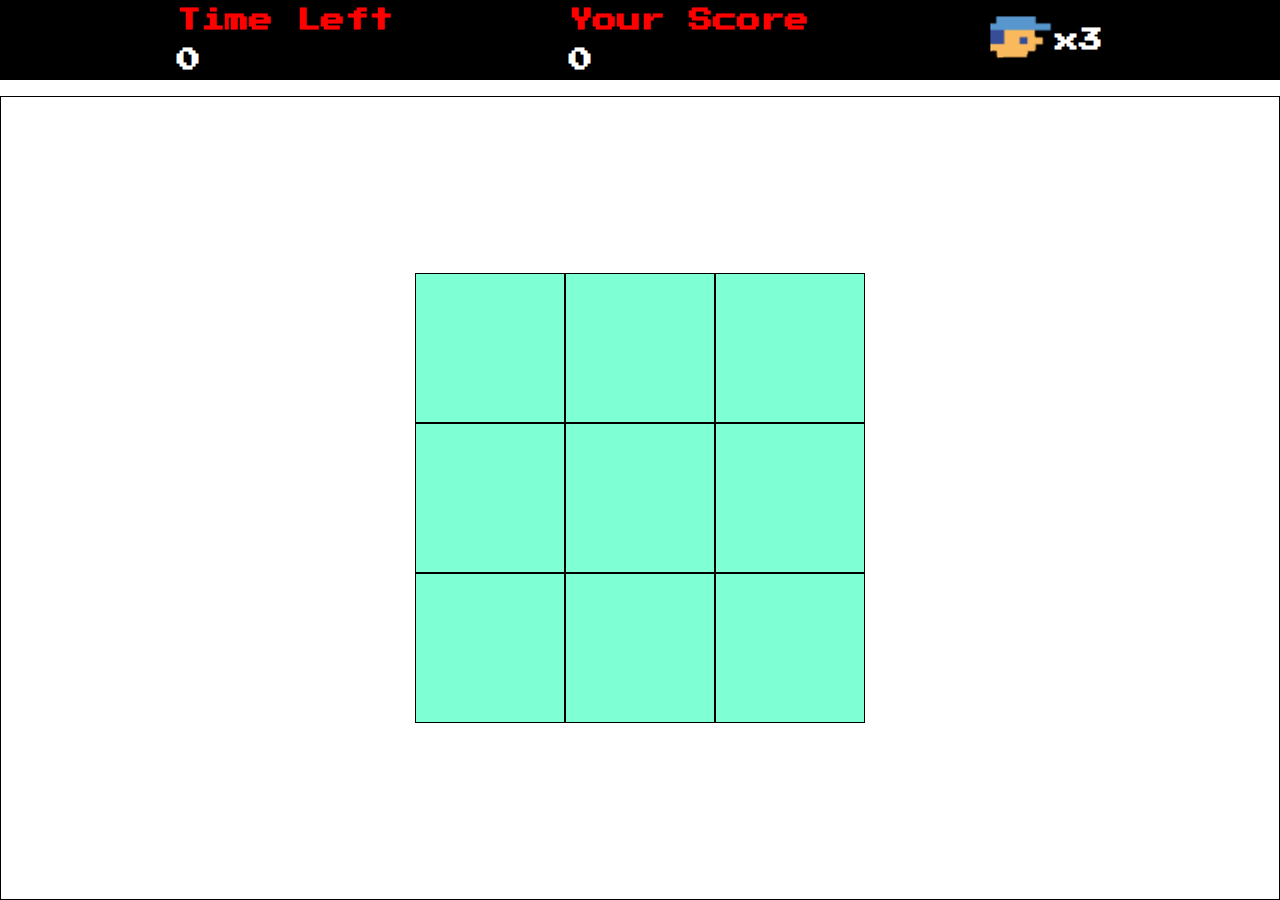
<file: Detona-Ralph/index.html>
<!DOCTYPE html>
<html lang="en">
<head>
    <meta charset="UTF-8">
    <meta name="viewport" content="width=device-width, initial-scale=1.0">
    <link rel="preconnect" href="https://fonts.googleapis.com">
    <link rel="preconnect" href="https://fonts.gstatic.com" crossorigin>
    <link href="https://fonts.googleapis.com/css2?family=Press+Start+2P&display=swap" rel="stylesheet">
    <link rel="stylesheet" href="styles/reset.css">
    <link rel="stylesheet" href="styles/main.css">
    <script src="scripts/engine.js" defer></script>
    <title>Detona Ralph </title>
</head>
<body>
    <div class="container">
        <div class="menu">
            <div class="menu-time">
                <h2>Time Left</h2>
                <h2 id="time-left">0</h2>
            </div>
            <div class="menu-score">
                <h2>Your Score</h2>
                <h2 id="score">0</h2>
            </div>
            <div class="menu-lives">
                <img src="images/player.png" alt="foto do jogador" height="60px" />                <h2>x3</h2>
            </div>
        </div>

        <div class="panel">
            <div class="panel-row">
                <div class="square" id="0"></div>
                <div class="square" id="2"></div>
                <div class="square" id="3"></div>
            </div>

            <div class="panel-row">
                <div class="square" id="4"></div>
                <div class="square" id="5"></div>
                <div class="square" id="6"></div>
            </div>

            <div class="panel-row">
                <div class="square" id="7"></div>
                <div class="square" id="8"></div>
                <div class="square" id="9"></div>
            </div>
        </div>
    </div>
</body>
</html>
</file>
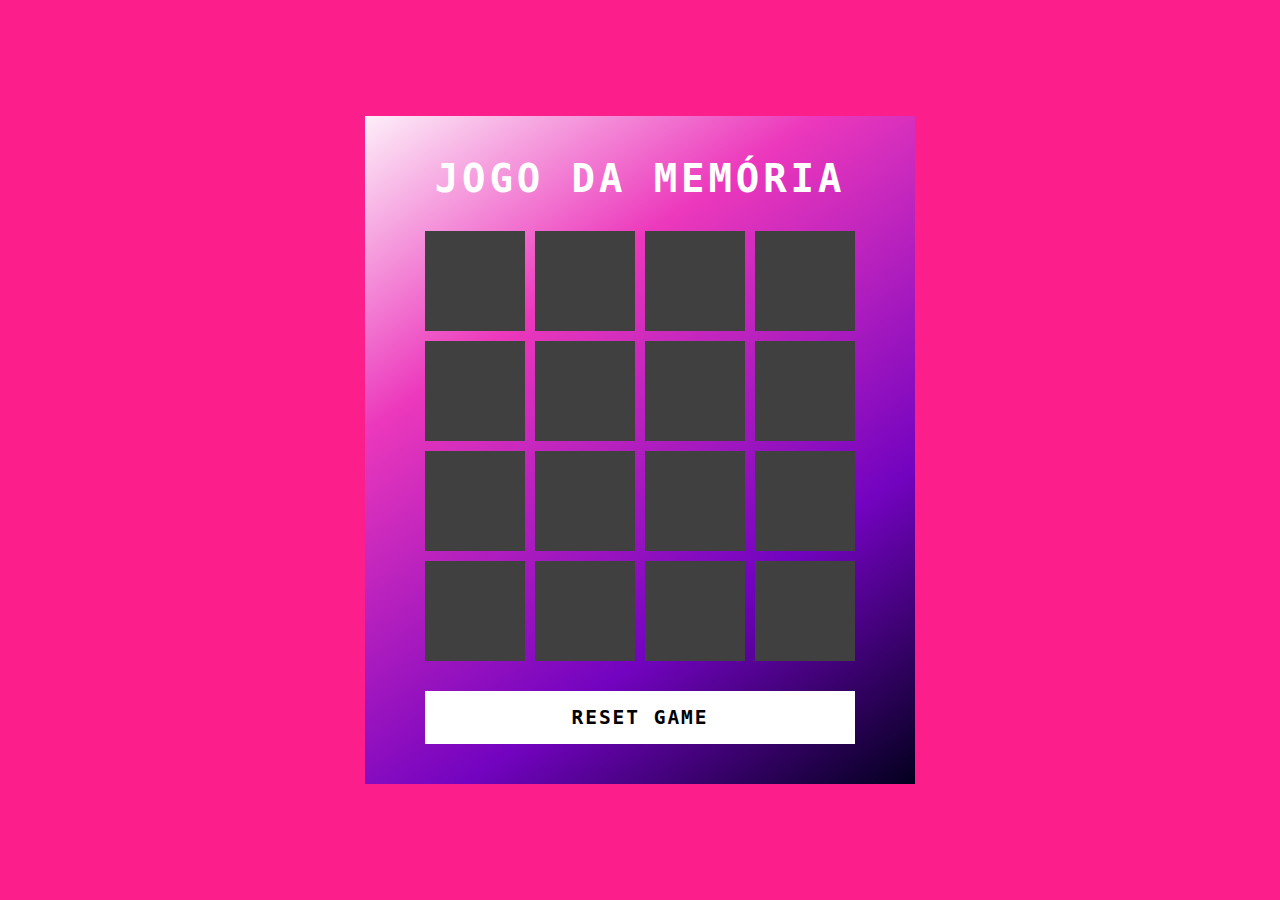
<file: jogo-da-memoria/index.html>
<!DOCTYPE html>
<html lang="pt-br">

<head>
  <meta charset="UTF-8">
  <meta name="viewport" content="width=device-width, initial-scale=1.0">
  <title>Jogo Da Memória</title>
  <link rel="stylesheet" href="styles/reset.css">
  <link rel="stylesheet" href="styles/main.css">
</head>

<body>
  <div class="container">
    <h2>JOGO DA MEMÓRIA</h2>
    <div class="game"></div>
    <button class="reset" onclick="window.location.reload()">RESET GAME</button>
  </div>

  <script src="scripts/engine.js" defer></script>
</body>

</html>
</file>
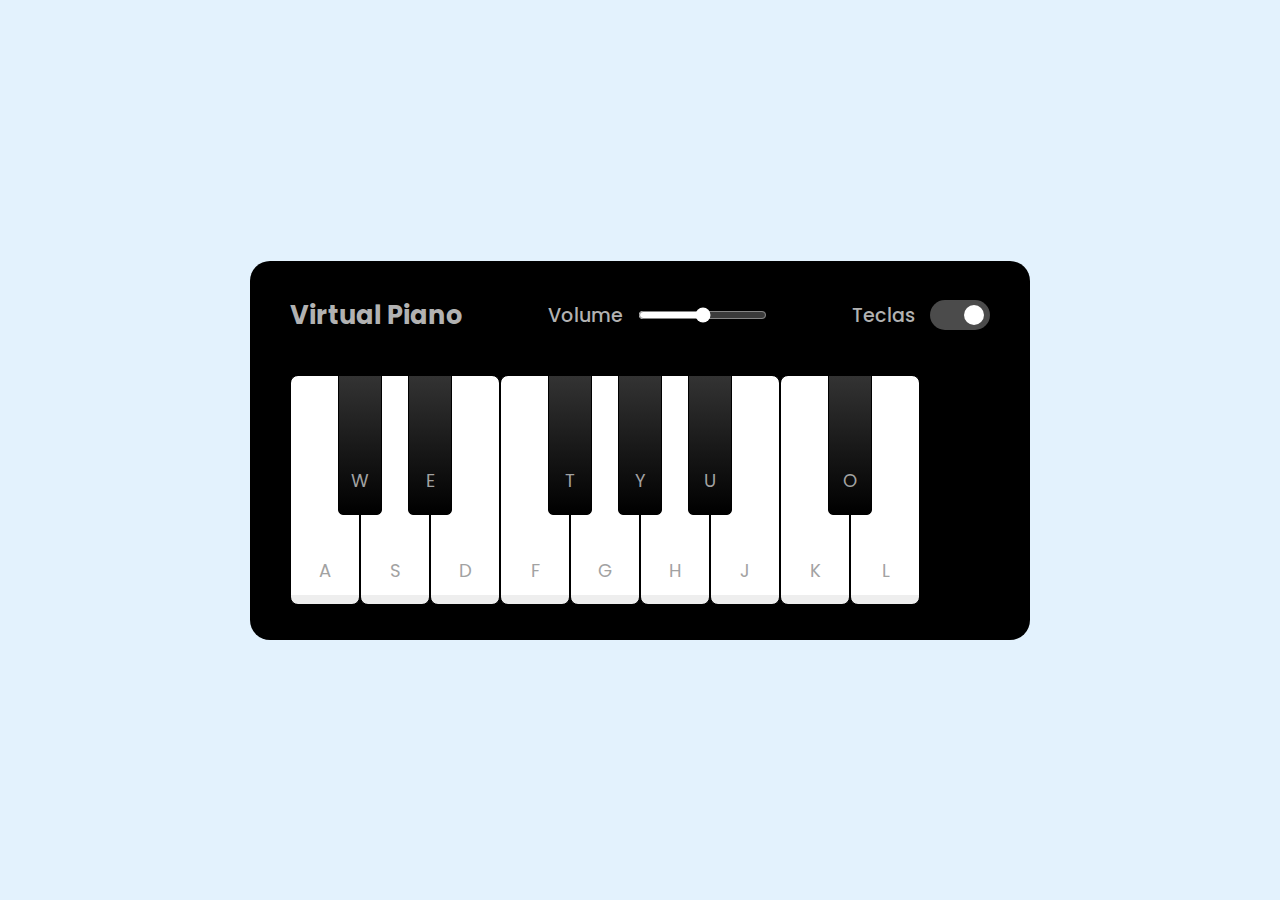
<file: Piano-Simulador/index.html>
<!DOCTYPE html>
<html lang="pt-br">

<head>
  <meta charset="UTF-8">
  <meta name="viewport" content="width=device-width, initial-scale=1.0">
  <title>Piano Simulator</title>

  <!-- styles -->
  <link rel="stylesheet" href="styles/reset.css">
  <link rel="stylesheet" href="styles/main.css">

  <!-- fonts -->
  <link rel="preconnect" href="https://fonts.googleapis.com">
  <link rel="preconnect" href="https://fonts.gstatic.com" crossorigin>
  <link
    href="https://fonts.googleapis.com/css2?family=Poppins:ital,wght@0,100;0,200;0,400;0,700;1,100;1,200;1,300;1,400&display=swap"
    rel="stylesheet">
</head>

<body>
  <div class="container">
    <header>
      <h2>Virtual Piano</h2>
      <div class="column volume-slider">
        <span>Volume</span> <input type="range" min="0" max="1" value="0.5" step="any">
      </div>
      <div class="column keys-check">
        <span>Teclas</span> <input type="checkbox" checked>
      </div>
    </header>
    <ul class="piano-keys">
      <li class="key white" data-key="a"><span>a</span></li>
      <li class="key black" data-key="w"><span>w</span></li>
      <li class="key white" data-key="s"><span>s</span></li>
      <li class="key black" data-key="e"><span>e</span></li>
      <li class="key white" data-key="d"><span>d</span></li>
      <li class="key black" data-key="r"><span>r</span></li>
      <li class="key white" data-key="f"><span>f</span></li>
      <li class="key black" data-key="t"><span>t</span></li>
      <li class="key white" data-key="g"><span>g</span></li>
      <li class="key black" data-key="y"><span>y</span></li>
      <li class="key white" data-key="h"><span>h</span></li>
      <li class="key black" data-key="u"><span>u</span></li>
      <li class="key white" data-key="j"><span>j</span></li>
      <li class="key black" data-key="i"><span>i</span></li>
      <li class="key white" data-key="k"><span>k</span></li>
      <li class="key black" data-key="o"><span>o</span></li>
      <li class="key white" data-key="l"><span>l</span></li>
    </ul>
  </div>

  <script src="scripts/engine.js" defer></script>
</body>

</html>
</file>
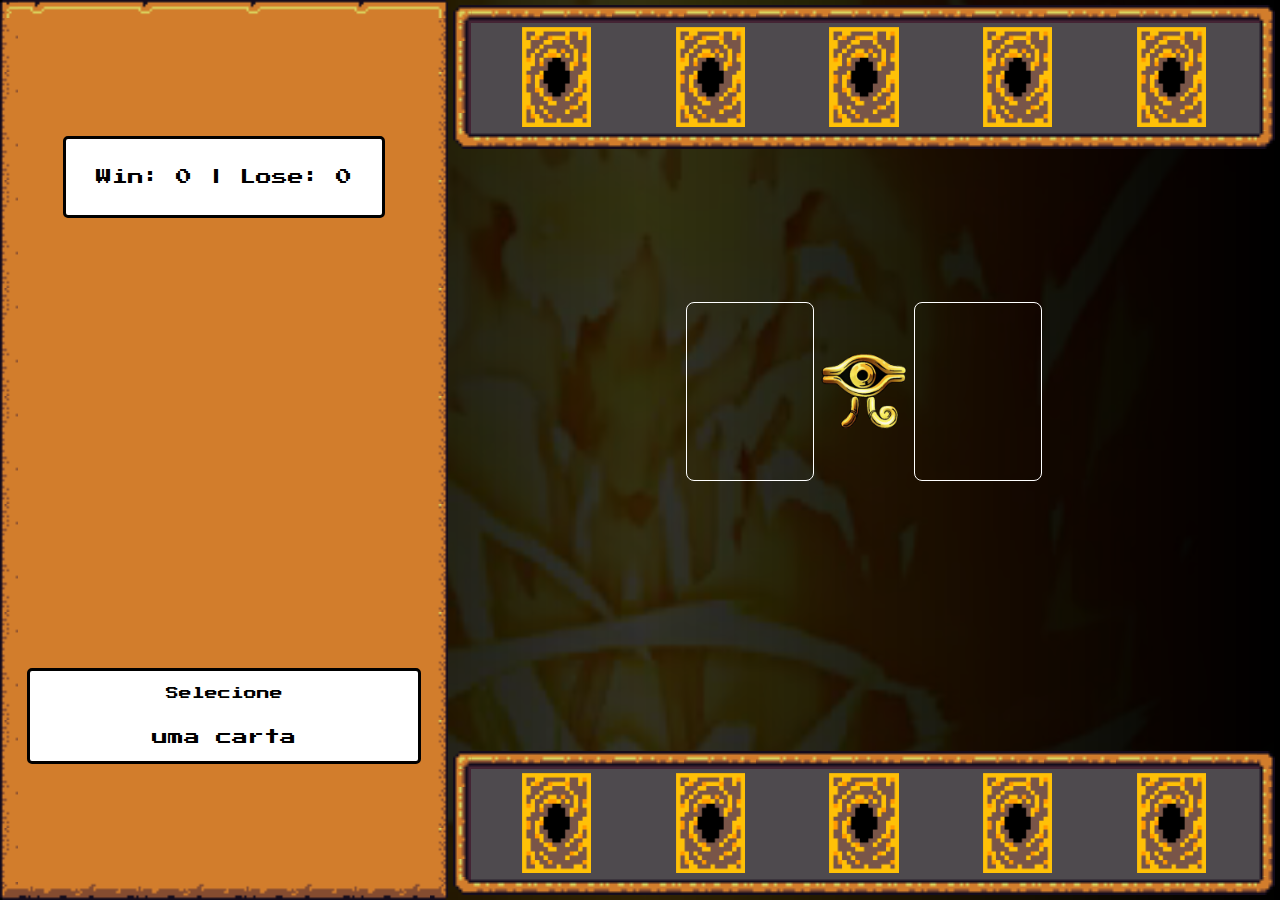
<file: Yugioh/index.html>
<!DOCTYPE html>
<html lang='pt-br'>
  <head>
    <meta charset='UTF-8' />
    <meta http-equiv='X-UA-Compatible' content='IE=edge' />
    <meta name='viewport' content='width=device-width, initial-scale=1.0' />
    <!-- FAVICON -->
    <link rel='shortcut icon' href='./src/assets/icons/card-back.png' type='image/png' />
    <!-- CSS -->
    <link rel='stylesheet' href='./src/css/reset.css' />
    <link rel='stylesheet' href='./src/css/buttons.css' /> <!-- Framework -->
    <link rel='stylesheet' href='./src/css/containers_and_frames.css' /> <!-- Framework -->
    <link rel='stylesheet' href='./src/css/style.css' />
    <!-- JAVASCRIPT -->
    <script defer src='./src/js/engine.js'></script>
    <title>Yu-Gi-Oh! | Bruno Dórea</title>
    <!-- GOOGLE FONTS -->
    <link rel="preconnect" href="https://fonts.googleapis.com">
    <link rel="preconnect" href="https://fonts.gstatic.com" crossorigin>
    <link href="https://fonts.googleapis.com/css2?family=Press+Start+2P&display=swap" rel="stylesheet">
    <!-- GOOGLE TAG (gtag.js) -->
    <script async src='https://www.googletagmanager.com/gtag/js?id=G-TJQ2XJZPTD' ></script>
    <script>
      window.dataLayer = window.dataLayer || [];
      function gtag() {
        dataLayer.push(arguments);
      }
      gtag('js', new Date());
      gtag('config', 'G-TJQ2XJZPTD');
    </script>
  </head>
  <body>
    <audio id="bgm" loop>
      <source src="./src/assets/audios/egyptian_duel.mp3" type="audio/mp3"/>
    </audio>

    <div class="bg-video">
      <video class="video" autoplay loop muted>
        <source src="./src/assets/video/yugi.mp4" type="video/mp4">
      </video>
    </div>

    <div class="container">
      <div class="container__left framed-golden-2">

        <div class="score_box frame">
          <span id="score_points">Win: 0 | Lose: 0</span>
        </div>
        <div class="menu_avatar">
          <img id="card-image" />
        </div>
        <div class="card_details frame">
          <p id="card-name">Selecione</p>
          <p id="card-type">uma carta</p>
        </div>

      </div>

      <div class="container__right">
        <div class="card-box__container">

          <div class="card-box framed" id="computer-cards"></div>

          <div class="card-versus__container">
            <div class="versus-top">
              <div class="card-infield">
                <img id="player-field-card" height="180px" width="125px"/>
              </div>
              <img src="./src/assets/icons/millenium2.png" height="100px"/>
              <div class="card-infield">
                <img id="computer-field-card" height="180px" width="125px"/>
              </div>
            </div>

            <div class="versus-bottom">
              <button id="next-duel" class="rpgui-button" onclick="resetDuel()">GANHOU</button>
            </div>
          </div>

          <div class="card-box framed" id="player-cards"></div>

        </div>
      </div>
    </div>

  </body>
</html>
</file>
<file: Detona-Ralph/styles/main.css>
.menu-time h2:first-child, .menu-score h2:first-child{
    color: red;
    
}
.container{
    padding: 0;
    display: flex;
    flex-direction: column;
    height: 100vh;
}
.menu{
    display: flex;
    justify-content: space-evenly;
    align-items: center;
    height: 90px;
    width: 100%;
    background-color: #000;
    color: #fff;
}
.panel{
    border:#000 1px solid;
    margin-top: 1rem;
    display: flex;
    align-items: center;
    justify-content: center;
    height: 100vh;
}
.square{
    height: 150px;
    width: 150px;
    border: 1px solid #000;
    background-color: aquamarine ;
}
.enemy{
    background-image: url("../images/ralph.png");
    background-size: cover;
}
.menu-lives {
  display: flex;
  align-items: center;
  justify-content: center;
}

.menu-time h2:nth-child(2),
.menu-score h2:nth-child(2) {
  margin-top: 1rem;
}
@media screen and (max-width: 400px) {
    .panel{
        zoom: .7;
    }
}
</file>
<file: jogo-da-memoria/styles/main.css>
body {
  display: flex;
  justify-content: center;
  align-items: center;
  min-height: 100vh;
  background: #fc1e8a;
  user-select: none;
}

.container {
  position: relative;
  display: flex;
  flex-direction: column;
  justify-content: center;
  align-items: center;
  gap: 30px;
  background: linear-gradient(
    325deg,
    #03001e 0%,
    #7303c0 30%,
    #ec38bc 70%,
    #fdeff9 100%
  );
  padding: 40px 60px;
}

h2 {
  font-size: 3em;
  color: #fff;
  text-transform: uppercase;
  letter-spacing: 0.1em;
}

.reset {
  padding: 15px 20px;
  width: 100%;
  color: #000;
  background-color: #fff;
  border: none;
  font-size: 1.5em;
  letter-spacing: 0.1em;
  text-transform: uppercase;
  cursor: pointer;
  font-weight: 600;
}

.reset:focus {
  color: #ec38bc;
  background-color: #262809;
}

.game {
  width: 430px;
  height: 430px;
  display: flex;
  flex-wrap: wrap;
  gap: 10px;
  transform-style: preserve-3d;
  perspective: 500px;
}

.item {
  position: relative;
  width: 100px;
  height: 100px;
  display: flex;
  align-items: center;
  justify-content: center;
  background-color: #fff;

  font-size: 3em;
  transform: rotateY(180deg);
  transition: 0.25s;
}

.item::after {
  content: "";
  position: absolute;
  inset: 0;
  background: #404040;
  /* opacity: 0.85; */
  transition: 0.25s;
  transform: rotateY(0deg);
  backface-visibility: hidden;
}

.item.boxOpen {
  transform: rotateY(0deg);
}

.boxOpen::after,
.boxMatch::after {
  transform: rotateY(180deg);
}
</file>
<file: Piano-Simulador/styles/main.css>
body {
  display: flex;
  align-items: center;
  justify-content: center;
  min-height: 100vh;
  background-color: #e3f2fd;
  color: #fff;
}

.container {
  width: 780px;
  border-radius: 20px;
  padding: 35px 40px;
  background-color: black;
}

.container header {
  color: #b2b2b2;
  display: flex;
  align-items: center;
  justify-content: space-between;
}

header h2 {
  font-size: 1.6rem;
}

header .column {
  display: flex;
  align-items: center;
}

header .column span {
  font-weight: 500;
  margin-right: 15px;
  font-size: 1.19rem;
}

.volume-slider input {
  accent-color: #fff;
}

.keys-check input {
  width: 60px;
  height: 30px;
  appearance: none;
  border-radius: 30px;
  background-color: #4b4b4b;
  cursor: pointer;
  position: relative;
}

.keys-check input::before {
  content: "";
  height: 20px;
  width: 20px;
  background-color: #8c8c8c;
  top: 50%;
  left: 0.3rem;
  border-radius: inherit;
  position: absolute;
  transform: translateY(-50%);
  transition: all 0.3s ease;
}

.keys-check input:checked::before {
  left: 2.1rem;
  background-color: #fff;
}

.piano-keys {
  display: flex;
  margin-top: 40px;
}
.piano-keys .key {
  cursor: pointer;
  user-select: none;
  list-style: none;
  color: #a2a2a2;
  position: relative;
  text-transform: uppercase;
}

.piano-keys .white {
  width: 70px;
  height: 230px;
  border: 1px solid black;
  border-radius: 8px;
  background: linear-gradient(#fff 96%, #eee 4%);
}

.piano-keys .black {
  width: 44px;
  height: 140px;
  z-index: 2;
  margin: 0 -22px 0 -22px;
  border: 1px solid black;
  border-radius: 0 0 5px 5px;
  background: linear-gradient(#333, #000);
}

.piano-keys span {
  position: absolute;
  bottom: 20px;
  width: 100%;
  text-align: center;
  font-size: 1.13rem;
}

.piano-keys .white.active {
  box-shadow: inset -5px 5px 20px rgba(0, 0, 0, 0.2);
  background: linear-gradient(to bottom #fff 0%, #eee 100%);
}

.piano-keys .black.active {
  box-shadow: inset -5px 5px 10px rgba(255, 255, 255, 0.1);
  background: linear-gradient(to bottom #000, #434343);
}

.piano-keys .key.hide span {
  display: none;
}
.black[data-key="r"], .black[data-key="i"]{
  display: none;
}
@media screen and (max-width: 800px) {
  .container{
    rotate: 90deg;
  }
}
@media screen and (max-width: 420px) {
  .container{
    zoom: .9;
  }
}
@media screen and (max-width: 380px) {
  .container{
    zoom: .7;
  }
}
</file>
<file: Yugioh/src/css/buttons.css>
/**
* Styling for buttons
*/

/* button style */
.rpgui-button {
  /* hide button default stuff */
  background-color: Transparent;
  background-repeat: no-repeat;
  border: none;
  overflow: hidden;
  outline: none;

  /* background */
  background: url("../assets/rpg/button.png") no-repeat no-repeat;
  background-clip: padding-box;
  background-origin: padding-box;
  background-position: center;
  background-size: 100% 100%;

  /* font size */
  font-size: 1em;

  /* default size and display */
  max-width: 100%;
  min-width: 140px;
  height: 60px;
  display: inline-block;

  /* padding */
  padding-left: 35px;
  padding-right: 35px;
}

/* button hover */
.rpgui-button.hover,
.rpgui-button:hover {
  background-image: url("../assets/rpg/button-hover.png");
}

/* button clicked */
.rpgui-button.down,
.rpgui-button:active {
  background-image: url("../assets/rpg/button-down.png");
}

/* golden button stuff */
.rpgui-button.golden p {
  display: inline-block;
}

/* golden button style */
.rpgui-button.golden {
  /* hide button default stuff */
  background-color: Transparent;
  background-repeat: no-repeat;
  border: none;
  overflow: hidden;
  outline: none;

  /* background */
  background: url("../assets/rpg/button-golden.png") no-repeat no-repeat;
  background-clip: padding-box;
  background-origin: padding-box;
  background-position: center;
  background-size: 100% 80%;

  /* default size and display */
  max-width: 100%;
  min-width: 140px;
  height: 60px;
  display: inline-block;

  /* padding */
  padding-top: 5px;
  padding-left: 35px;
  padding-right: 35px;
  overflow: visible;
}

/* button hover */
.rpgui-button.golden.hover,
.rpgui-button.golden:hover {
  background-image: url("../assets/rpg/button-golden-hover.png");
}

/* button clicked */
.rpgui-button.golden.down,
.rpgui-button.golden:active {
  background-image: url("../assets/rpg/button-golden-down.png");
}

.rpgui-button.golden:before {
  white-space: nowrap;
  display: inline-block;
  content: "";
  width: 34px;
  display: block;
  height: 110%;
  background: transparent url("../assets/rpg/button-golden-left.png") no-repeat
    right center;
  background-size: 100% 100%;
  margin: 0 0 0 0;
  left: 0px;
  float: left;
  margin-left: -46px;
  margin-top: -5%;
}

.rpgui-button.golden:after {
  white-space: nowrap;
  display: block;
  content: "";
  width: 34px;
  height: 110%;
  background: transparent url("../assets/rpg/button-golden-right.png") no-repeat
    left center;
  background-size: 100% 100%;
  margin: 0 0 0 0;
  right: 0px;
  float: right;
  margin-right: -46px;
  margin-top: -5%;
}

/*
.rpgui-button.golden:hover:before {

  background-image: url('img/button-golden-left-hover.png');
}

.rpgui-button.golden:hover:after {

  background-image: url('img/button-golden-right-hover.png');
}
*/
</file>
<file: Yugioh/src/css/containers_and_frames.css>
/**
* customized divs (containers) and framed objects (background and frame image).
*/

/* game div without background image*/
.rpgui-container {
  /* position style and default z */
  position: fixed;
  z-index: 10;

  overflow: show;
}

/* game div with background image*/
.framed {
  /* border */
  border-style: solid;
  border-image-source: url("../assets/rpg/border-image.png");
  border-image-repeat: repeat;
  border-image-slice: 6 6 6 6;
  border-image-width: 18px;
  border-width: 15px;
  padding: 12px;

  /* internal border */
  box-sizing: border-box;
  -moz-box-sizing: border-box;
  -webkit-box-sizing: border-box;

  /* background */
  background: url("../assets/rpg/background-image.png") repeat repeat;
  background-clip: padding-box;
  background-origin: padding-box;
  background-position: center;
}

/* game div with golden background image*/
.framed-golden {
  /* border */
  border-style: solid;
  border-image-source: url("../assets/rpg/border-image-golden.png");
  border-image-repeat: repeat;
  border-image-slice: 4 4 4 4;
  border-image-width: 18px;
  border-width: 15px;
  padding: 12px;

  /* internal border */
  box-sizing: border-box;
  -moz-box-sizing: border-box;
  -webkit-box-sizing: border-box;

  /* background */
  background: url("../assets/rpg/background-image-golden.png") repeat repeat;
  background-clip: padding-box;
  background-origin: padding-box;
  background-position: center;
}

/* game div with golden2 background image*/
.framed-golden-2 {
  /* border */
  border-style: solid;
  border-image-source: url("../assets/rpg/border-image-golden2.png");
  border-image-repeat: repeat;
  border-image-slice: 8 8 8 8;
  border-image-width: 18px;
  border-width: 15px;
  padding: 12px;

  /* internal border */
  box-sizing: border-box;
  -moz-box-sizing: border-box;
  -webkit-box-sizing: border-box;

  /* background */
  background: url("../assets/rpg/background-image-golden2.png") repeat repeat;
  background-clip: padding-box;
  background-origin: padding-box;
  background-position: center;
}

/* game div with soft grey background image*/
.framed-grey {
  position: relative;

  /* border */
  border-style: solid;
  border-image-source: url("../assets/rpg/border-image-grey.png");
  border-image-repeat: repeat;
  border-image-slice: 3 3 3 3;
  border-image-width: 7px;
  border-width: 7px;
  padding: 12px;

  /* internal border */
  box-sizing: border-box;
  -moz-box-sizing: border-box;
  -webkit-box-sizing: border-box;

  /* background */
  background: url("../assets/rpg/background-image-grey.png") repeat repeat;
  background-clip: padding-box;
  background-origin: padding-box;
  background-position: center;
}
</file>
<file: Yugioh/src/css/style.css>
body {
    cursor: url('../assets/cursor/yugicursor.png'), default;
}

button,
a,
img:hover,
button:hover,
a:hover {
    cursor: url('../assets/cursor/yamiyugicursorGLOW.png'), auto;
}

/* BG VIDEO */
.bg-video {
    position: absolute;
    z-index: -2;
    width: 100vw;
    height: 100vh;
    overflow: hidden;
    display: flex;
    justify-content: center;
}

.bg-video .video {
    height: 100vh;
}

.bg-video::after {
    content: "";
    position: absolute;
    top: 0;
    left: 0;
    height: 100vh;
    width: 100vw;
    background: linear-gradient(
        90deg,
        rgba(0, 0, 0, 1) 0%,
        rgba(0, 0, 0, .8) 50%,
        rgba(0, 0, 0, 1) 100%
    );
}

/* CONTAINER */
.container {
    position: relative;
    z-index: 3;
    display: flex;
    height: 100vh;
}

/* CONTAINER LEFT */
.container__left {
    width: 35%;
    min-width: 300px;
    display: flex;
    flex-direction: column;
    align-items: center;
    justify-content: space-around;
}

.score_box {
    background-color: #fff;
    padding: 1.875rem;
}

.frame {
    border: 3px solid #000;
    border-radius: .3125rem;
}

.card_details {
    background-color: #fff;
    padding: 1rem;
    display: flex;
    flex-direction: column;
    align-items: center;
    justify-content: space-between;
    height: 6rem;
    width: 100%;
}

#card-name {
    font-size: 0.8rem;
}

#card-type {
    font-size: 1rem;
}

/* CONTAINER RIGHT */
.container__right {
    width: 65%;
}

.card-box__container {
    height: 100vh;
    display: flex;
    flex-direction: column;
    justify-content: space-between;
    padding: 0.3rem;
}

.card-box {
    height: 9rem;
    width: 100%;
    display: flex;
    flex-direction: row;
    align-items: center;
    justify-content: space-around;
}

.card-versus__container {
    display: flex;
    flex-direction: column;
    justify-items: center;
    align-content: center;
    height: 300px;
    padding-top: .1rem;
    /* margin-top: 5rem; */
}

.versus-top,
.versus-bottom {
    display: flex;
    align-items: center;
    justify-content: center;
}

.versus-bottom {
    margin-top: 1rem;
}

.card-infield {
    border: 1px solid #fff;
    border-radius: 8px;
    height: 11.2rem;
    width: 8rem;
    overflow: hidden;
}

#next-duel {
    display: none;
}

.card {
    transition: transform .2s ease;
}

.card:hover {
    transform: scale(1.2)
}
</file>
